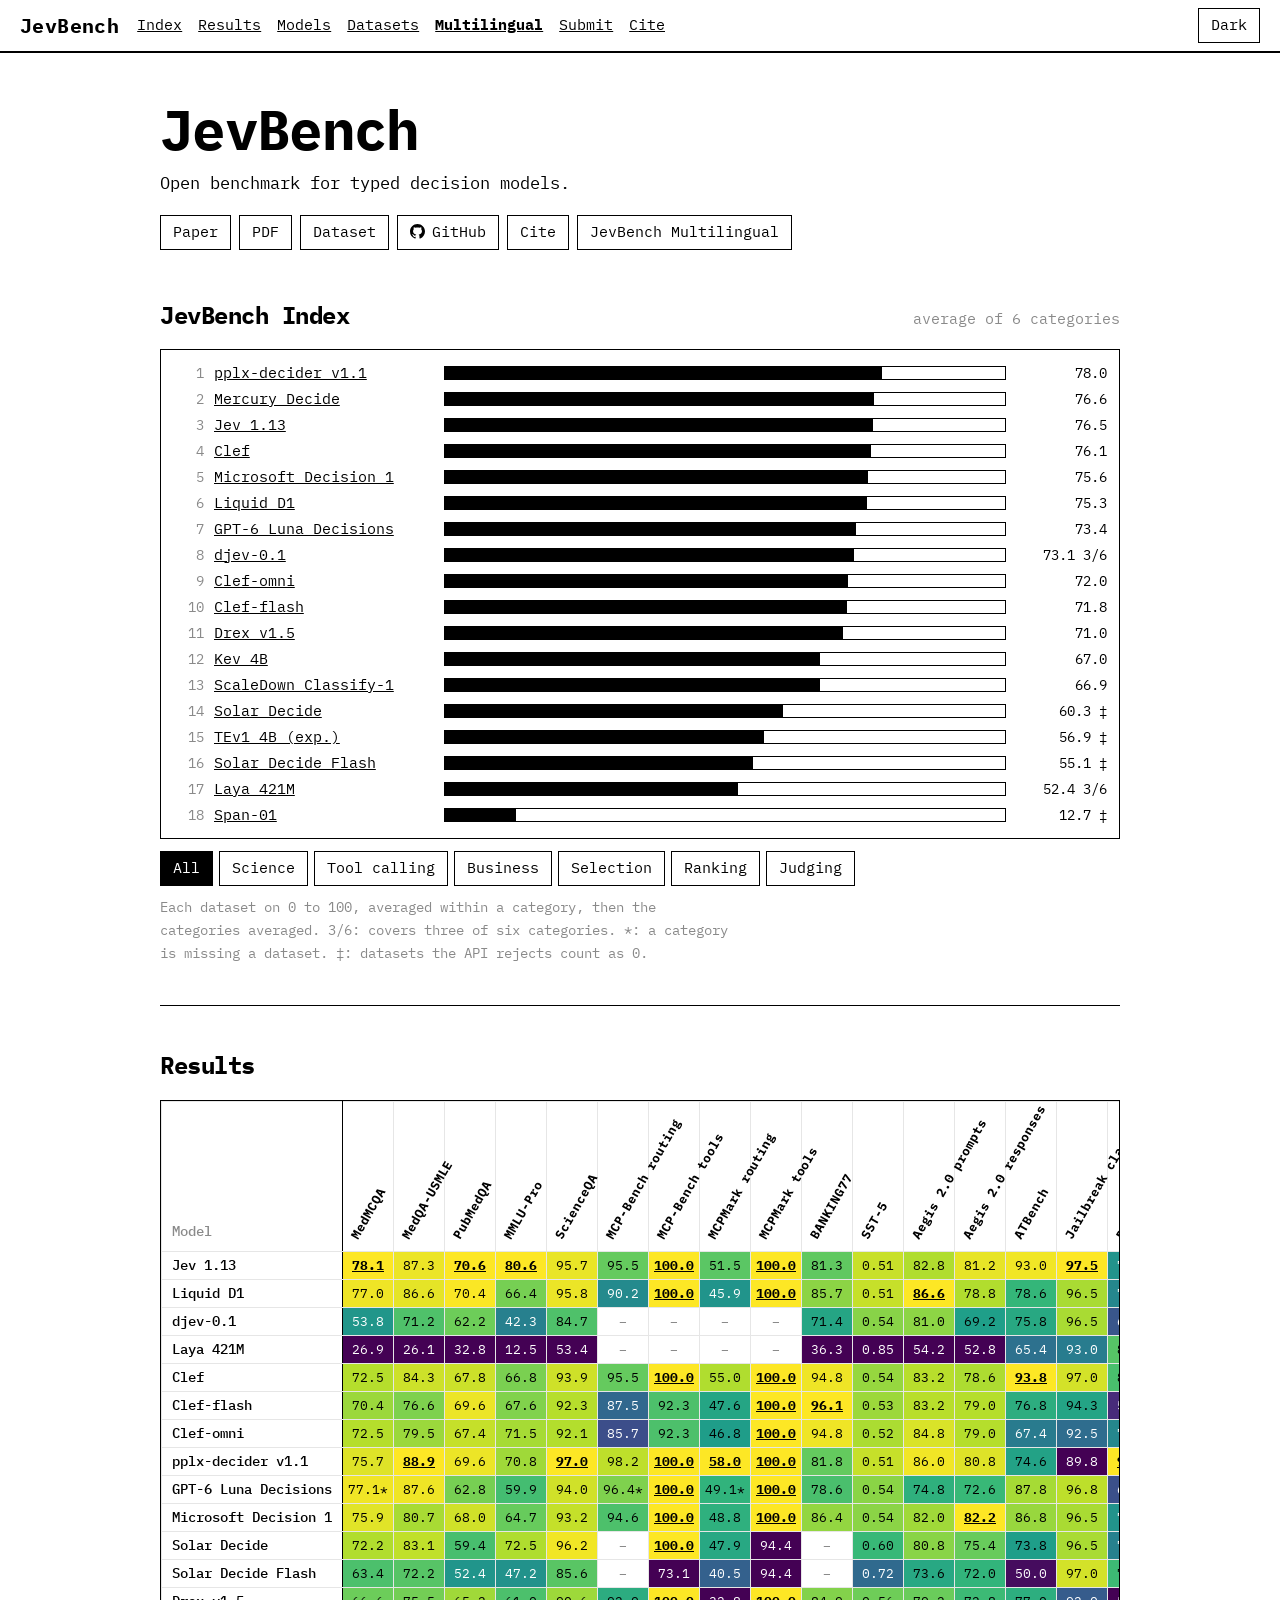
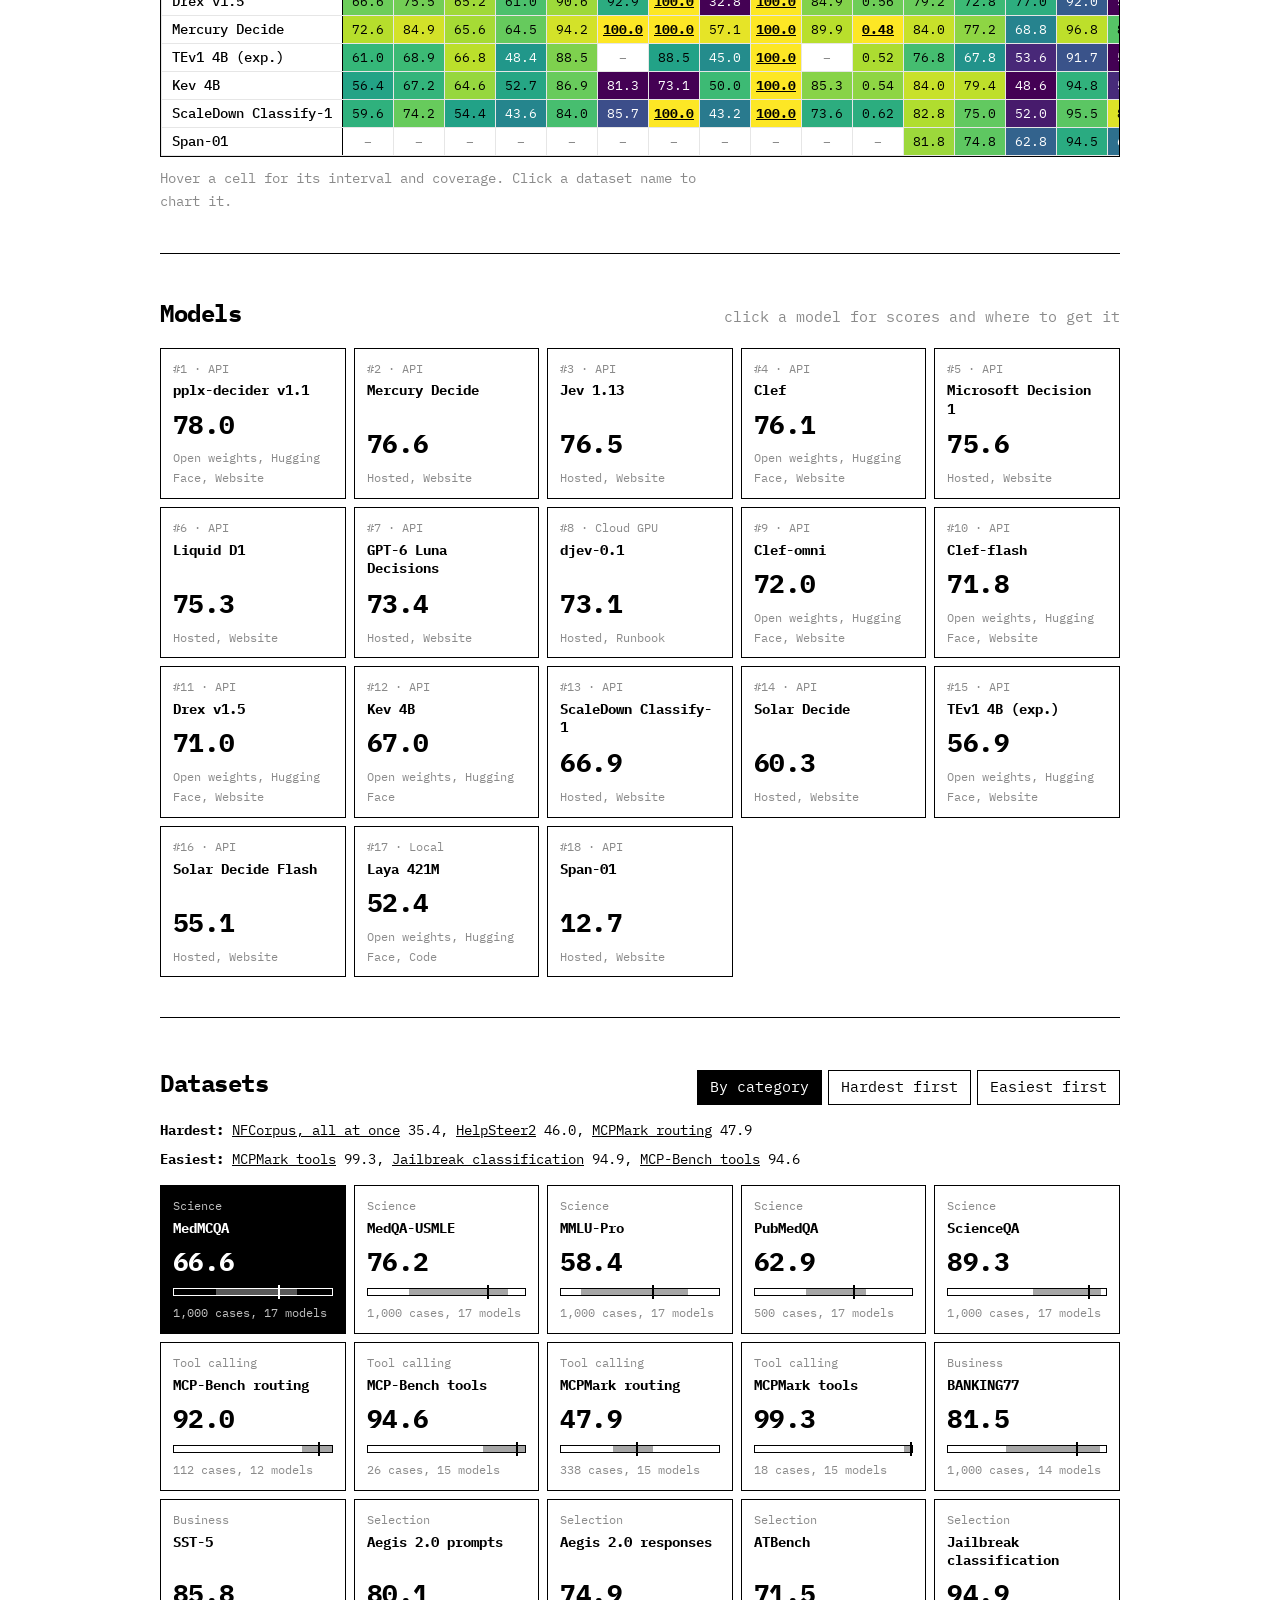
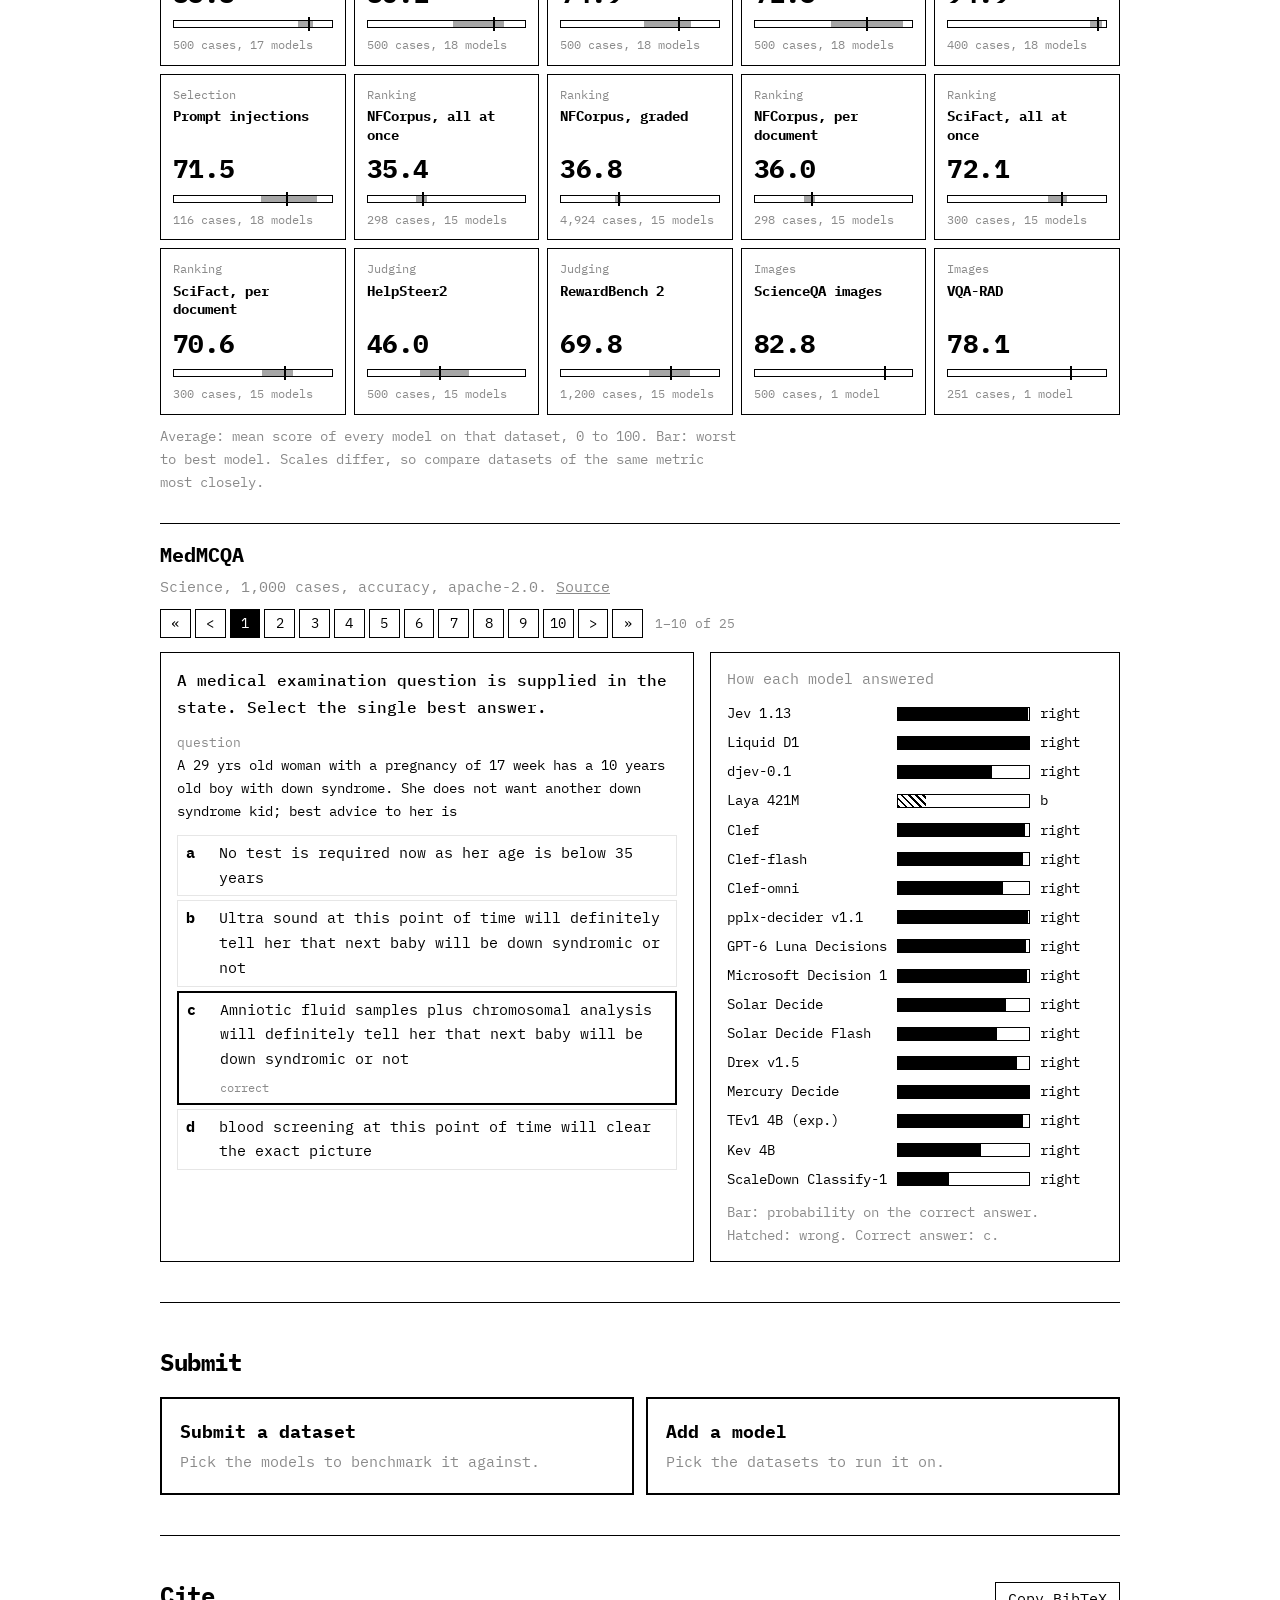
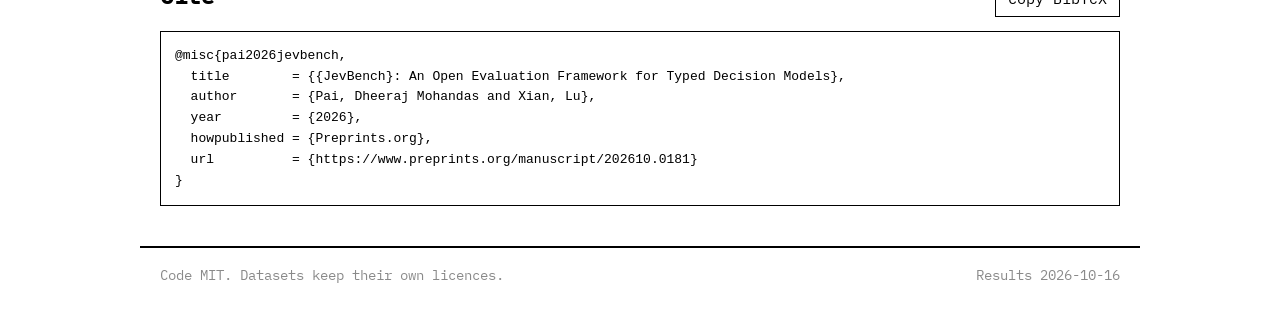
<file: site/index.html>
<!doctype html>
<html lang="en">
<head>
  <meta charset="utf-8">
  <meta name="viewport" content="width=device-width, initial-scale=1">
  <title>JevBench</title>
  <meta name="description" content="Open benchmark for typed decision models: results, datasets and examples.">
  <!-- Link previews (iMessage, X, LinkedIn, Slack, Discord). Images need an absolute URL.
       Regenerate og.png with jev_bench/scripts/32_share_image.sh after results change. -->
  <meta property="og:type" content="website">
  <meta property="og:site_name" content="JevBench">
  <meta property="og:title" content="JevBench: open benchmark for typed decision models">
  <meta property="og:description" content="18 decision models scored on 25 datasets. Index, heatmap and real examples with every model's answer.">
  <meta property="og:url" content="https://leanmcp.github.io/jevbench/">
  <meta property="og:image" content="https://leanmcp.github.io/jevbench/og.png">
  <meta property="og:image:width" content="2400">
  <meta property="og:image:height" content="1260">
  <meta property="og:image:alt" content="The JevBench Index: 17 decision models ranked from pplx-decider v1.1 at 78.0 down.">
  <meta name="twitter:card" content="summary_large_image">
  <meta name="twitter:image" content="https://leanmcp.github.io/jevbench/og.png">
  <link rel="icon" href="logo.svg">
  <script>
    // Set the theme before first paint so the page never flashes the wrong one.
    try { const t = localStorage.getItem("jevbench-theme"); if (t) document.documentElement.dataset.theme = t; } catch (e) {}
  </script>
  <link rel="preconnect" href="https://fonts.googleapis.com">
  <link rel="preconnect" href="https://fonts.gstatic.com" crossorigin>
  <link href="https://fonts.googleapis.com/css2?family=IBM+Plex+Mono:wght@400;500;700&display=swap" rel="stylesheet">
  <link rel="stylesheet" href="style.css">
  <script src="_p/map.js"></script>
  <script src="analytics.js"></script>
</head>
<body>
  <header class="bar">
    <a class="word" href="#top">JevBench</a>
    <nav aria-label="Sections">
      <a href="#index">Index</a>
      <a href="#results">Results</a>
      <a href="#models">Models</a>
      <a href="#datasets">Datasets</a>
      <a href="multilingual.html"><b>Multilingual</b></a>
      <a href="#submit">Submit</a>
      <a href="#cite">Cite</a>
    </nav>
    <button class="btn" id="theme" type="button" aria-label="Switch colour theme">Dark</button>
  </header>

  <main id="top">
    <section class="intro">
      <h1>JevBench</h1>
      <p>Open benchmark for typed decision models.</p>
      <p class="links">
        <a class="btn" id="paper-link" href="#">Paper</a>
        <a class="btn" id="pdf-link" href="#">PDF</a>
        <a class="btn" id="dataset-link" href="#">Dataset</a>
        <a class="btn" id="github-link" href="#"><svg class="ico" viewBox="0 0 16 16" aria-hidden="true" focusable="false"><path d="M6.766 11.328c-2.063-.25-3.516-1.734-3.516-3.656 0-.781.281-1.625.75-2.188-.203-.515-.172-1.609.063-2.062.625-.078 1.468.25 1.968.703.594-.187 1.219-.281 1.985-.281.765 0 1.39.094 1.953.265.484-.437 1.344-.765 1.969-.687.218.422.25 1.515.046 2.047.5.593.766 1.39.766 2.203 0 1.922-1.453 3.375-3.547 3.64.531.344.89 1.094.89 1.954v1.625c0 .468.391.734.86.547C13.781 14.359 16 11.53 16 8.030 16 3.61 12.406 0 7.984 0 3.563 0 0 3.610 0 8.031a7.880 7.880 0 0 0 5.172 7.422c.422.156.828-.125.828-.547v-1.250c-.219.094-.5.156-.75.156-1.031 0-1.640-.562-2.078-1.609-.172-.422-.360-.672-.719-.719-.187-.015-.25-.093-.25-.187 0-.188.313-.328.625-.328.453 0 .844.281 1.25.860.313.452.640.655 1.031.655s.641-.140 1-.5c.266-.265.470-.5.657-.656"/></svg>GitHub</a>
        <a class="btn" href="#cite">Cite</a>
        <a class="btn" href="multilingual.html">JevBench Multilingual</a>
      </p>
    </section>

    <section id="index">
      <div class="head">
        <h2 id="chart-title">JevBench Index</h2>
        <span class="sub" id="chart-sub"></span>
      </div>
      <div class="chart" id="chart" role="list"></div>
      <div class="cats" id="cats" role="group" aria-label="Category"></div>
      <div class="subs" id="subs" role="group" aria-label="Dataset"></div>
      <p class="small" id="chart-note"></p>
    </section>

    <hr>

    <section id="results">
      <div class="head"><h2>Results</h2><span class="sub" id="results-sub"></span></div>
      <div class="scroll"><table class="grid" id="grid"></table></div>
      <p class="small">Hover a cell for its interval and coverage. Click a dataset name to chart it.</p>
    </section>

    <hr>

    <section id="models">
      <div class="head"><h2>Models</h2><span class="sub">click a model for scores and where to get it</span></div>
      <div class="cards" id="model-cards" role="list"></div>
    </section>

    <hr>

    <section id="datasets">
      <div class="head">
        <h2>Datasets</h2>
        <div class="cats" id="ds-sort" role="group" aria-label="Sort datasets"></div>
      </div>
      <p class="extremes" id="ds-extremes"></p>
      <div class="cards" id="ds-cards" role="list"></div>
      <p class="small">Average: mean score of every model on that dataset, 0 to 100. Bar: worst to best model. Scales differ, so compare datasets of the same metric most closely.</p>
      <div class="ds-head" id="ds-head"></div>
      <p class="meta" id="ds-meta"></p>
      <div class="steps" id="steps" role="group" aria-label="Example"></div>
      <div class="example" id="example"></div>
    </section>

    <hr>

    <section id="submit">
      <h2>Submit</h2>
      <div class="two">
        <a class="box" id="submit-dataset" href="#"><b>Submit a dataset</b><span>Pick the models to benchmark it against.</span></a>
        <a class="box" id="submit-model" href="#"><b>Add a model</b><span>Pick the datasets to run it on.</span></a>
      </div>
    </section>

    <hr>

    <section id="cite">
      <div class="head"><h2>Cite</h2><button class="btn" id="copy-cite" type="button">Copy BibTeX</button></div>
      <pre id="bib"></pre>
    </section>
  </main>

  <footer class="foot">
    <span>Code MIT. Datasets keep their own licences.</span>
    <span id="generated"></span>
  </footer>

  <div class="backdrop" id="backdrop" hidden></div>
  <aside class="drawer" id="drawer" role="dialog" aria-modal="true" aria-labelledby="drawer-title" hidden></aside>
  <div class="tip" id="tip" role="tooltip" hidden></div>
  <script src="data.js"></script>
  <script src="app.js"></script>
</body>
</html>
</file>
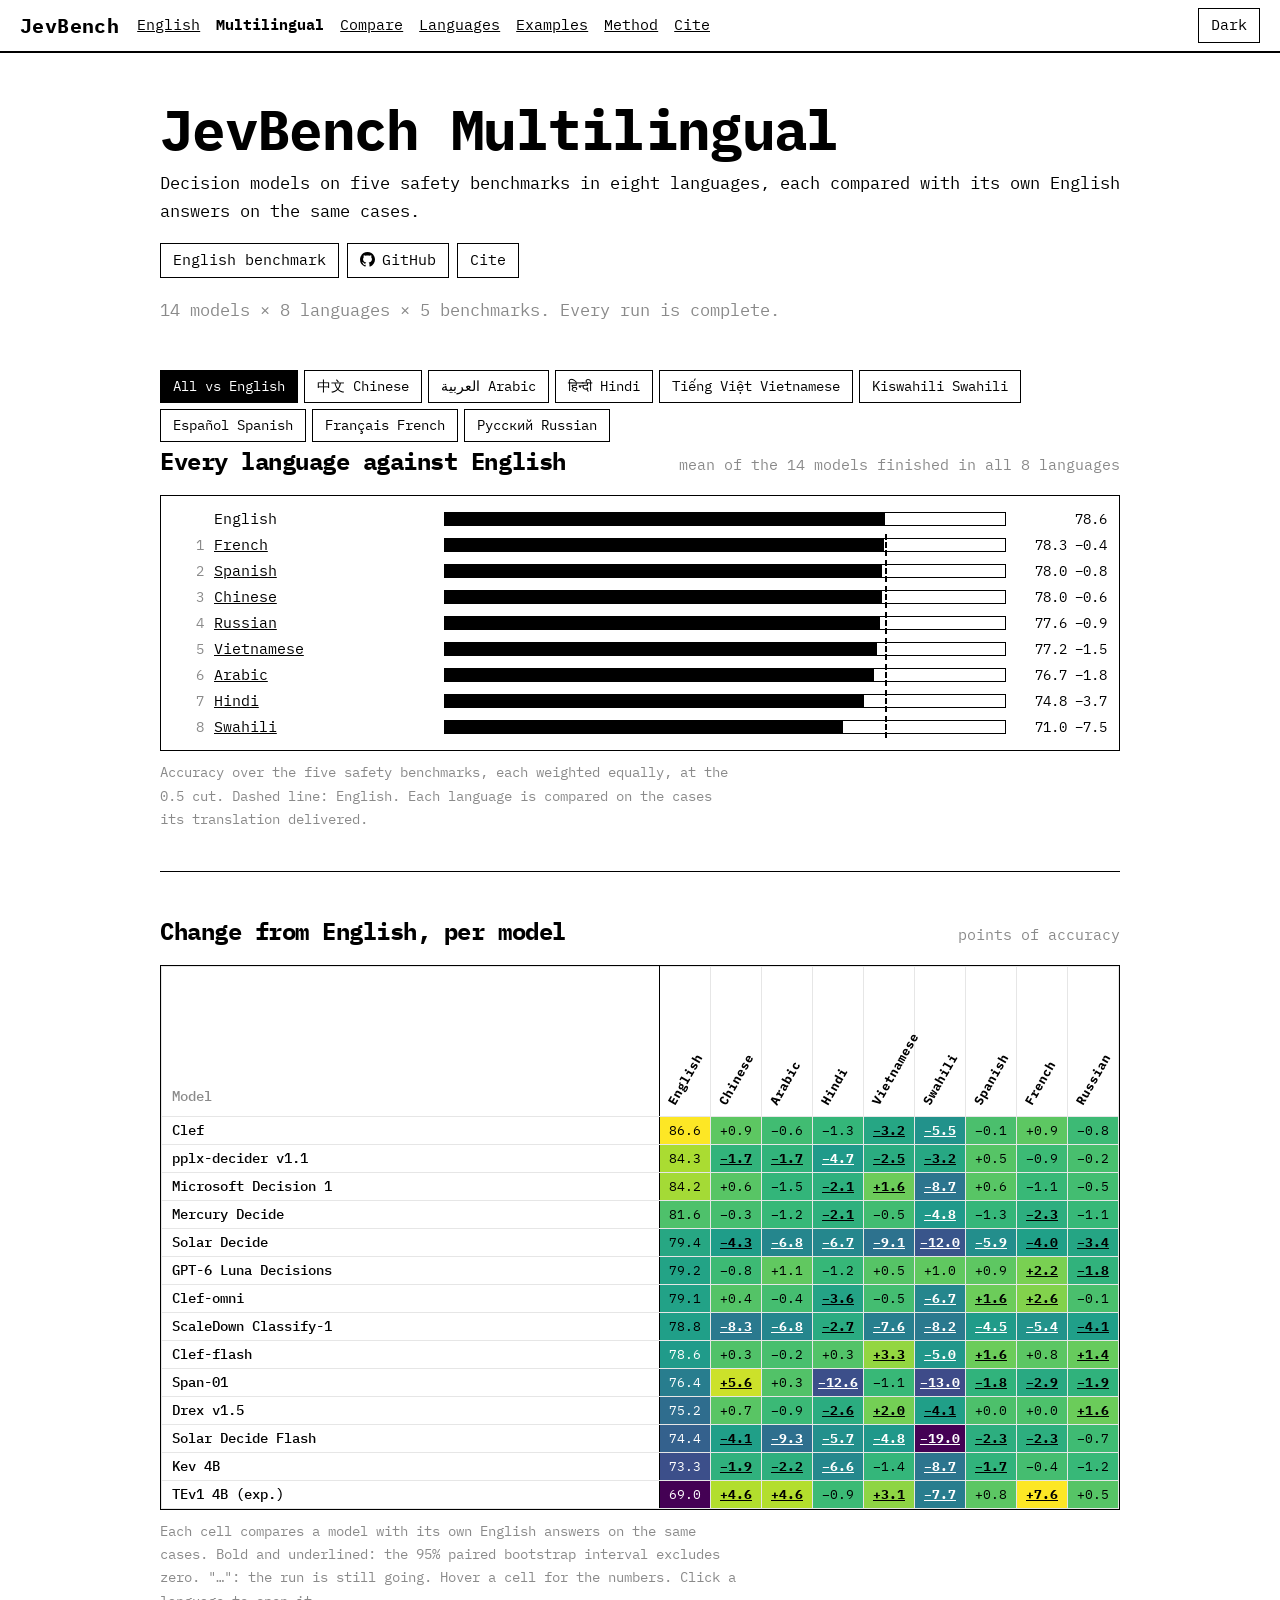
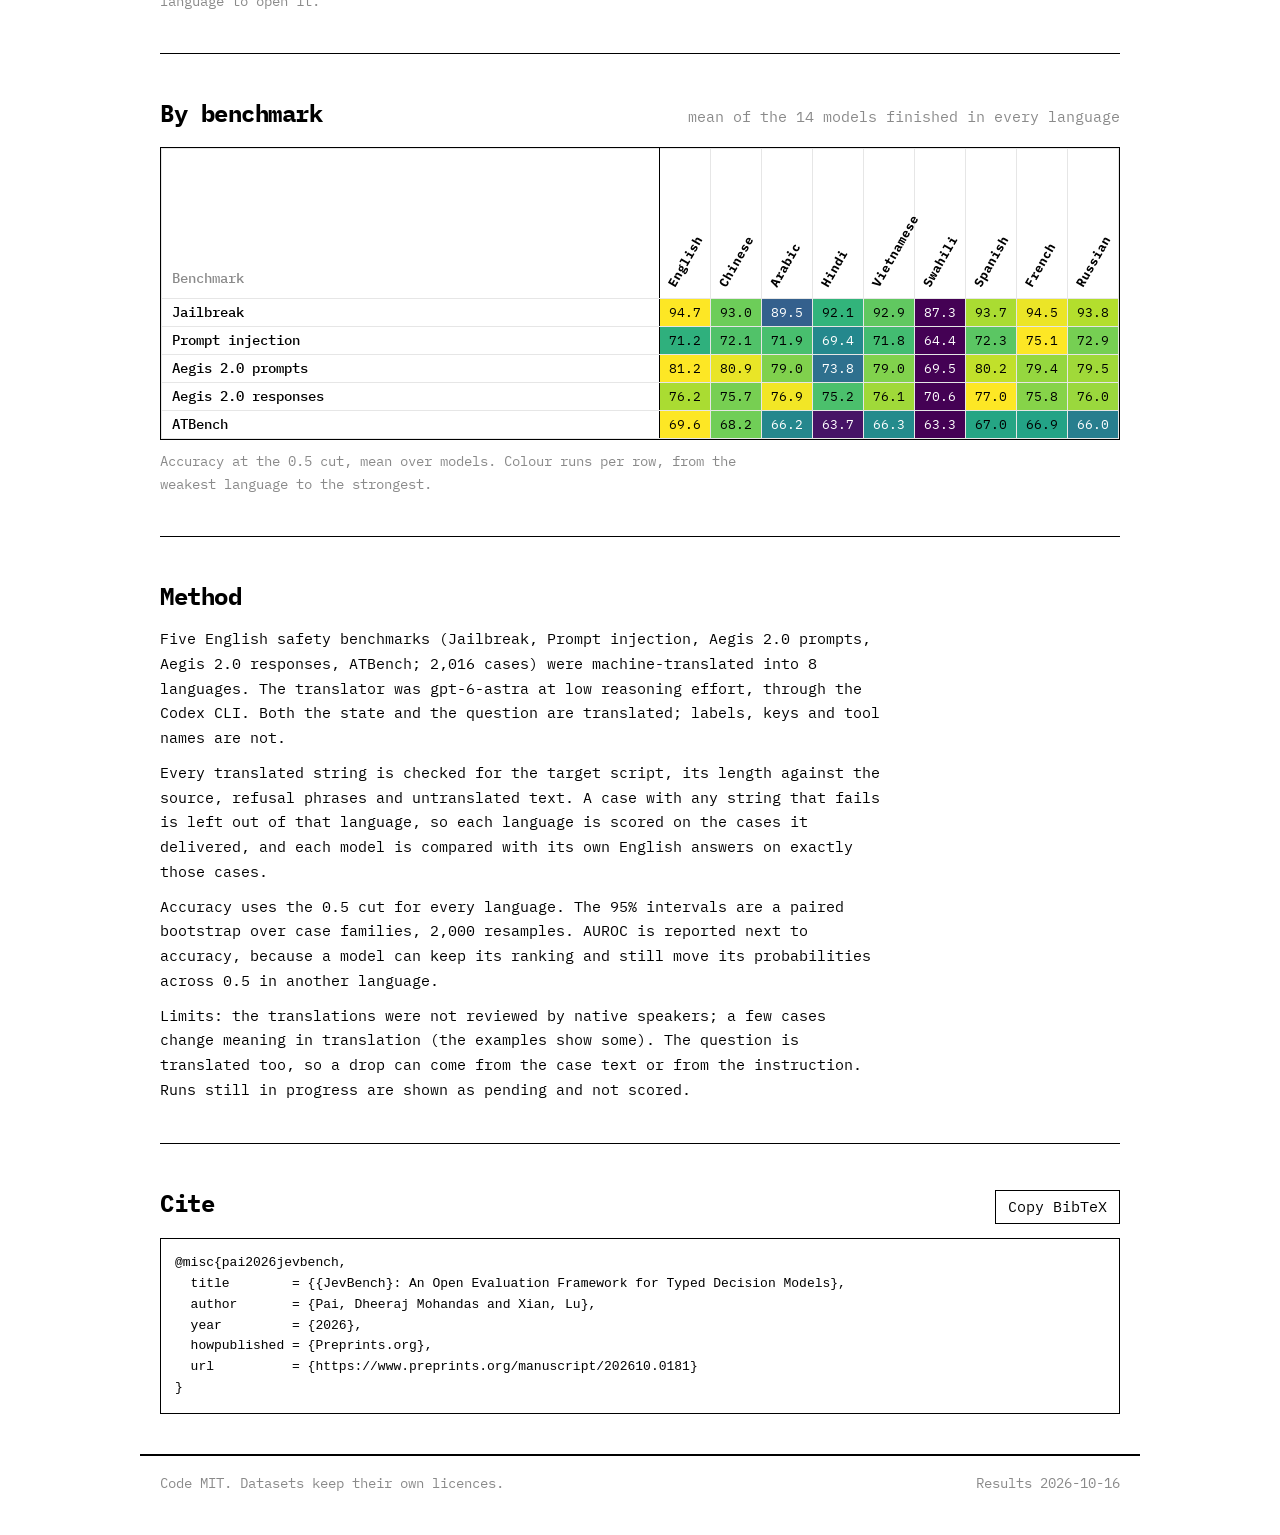
<file: site/multilingual.html>
<!doctype html>
<html lang="en">
<head>
  <meta charset="utf-8">
  <meta name="viewport" content="width=device-width, initial-scale=1">
  <title>JevBench Multilingual</title>
  <meta name="description" content="Decision models on five safety benchmarks translated into eight languages, compared with English on the same cases.">
  <meta property="og:type" content="website">
  <meta property="og:site_name" content="JevBench">
  <meta property="og:title" content="JevBench Multilingual: decision models in eight languages">
  <meta property="og:description" content="14 decision models, 5 safety benchmarks, 8 languages. Every model compared with its own English answers on the same cases.">
  <meta property="og:url" content="https://leanmcp.github.io/jevbench/multilingual.html">
  <meta property="og:image" content="https://leanmcp.github.io/jevbench/og.png">
  <meta name="twitter:card" content="summary_large_image">
  <meta name="twitter:image" content="https://leanmcp.github.io/jevbench/og.png">
  <link rel="icon" href="logo.svg">
  <script>
    // Set the theme before first paint so the page never flashes the wrong one.
    try { const t = localStorage.getItem("jevbench-theme"); if (t) document.documentElement.dataset.theme = t; } catch (e) {}
  </script>
  <link rel="preconnect" href="https://fonts.googleapis.com">
  <link rel="preconnect" href="https://fonts.gstatic.com" crossorigin>
  <link href="https://fonts.googleapis.com/css2?family=IBM+Plex+Mono:wght@400;500;700&display=swap" rel="stylesheet">
  <link rel="stylesheet" href="style.css">
  <script src="_p/map.js"></script>
  <script src="analytics.js"></script>
</head>
<body>
  <header class="bar">
    <a class="word" href="index.html">JevBench</a>
    <nav aria-label="Sections">
      <a href="index.html">English</a>
      <a href="#top" aria-current="page"><b>Multilingual</b></a>
      <a href="#compare">Compare</a>
      <a href="#language">Languages</a>
      <a href="#examples">Examples</a>
      <a href="#method">Method</a>
      <a href="#cite">Cite</a>
    </nav>
    <button class="btn" id="theme" type="button" aria-label="Switch colour theme">Dark</button>
  </header>

  <main id="top">
    <section class="intro">
      <h1>JevBench Multilingual</h1>
      <p>Decision models on five safety benchmarks in eight languages, each compared with its own English answers on the same cases.</p>
      <p class="links">
        <a class="btn" href="index.html">English benchmark</a>
        <a class="btn" id="github-link" href="https://github.com/Leanmcp/jevbench" target="_blank" rel="noopener"><svg class="ico" viewBox="0 0 16 16" aria-hidden="true" focusable="false"><path d="M6.766 11.328c-2.063-.25-3.516-1.734-3.516-3.656 0-.781.281-1.625.75-2.188-.203-.515-.172-1.609.063-2.062.625-.078 1.468.25 1.968.703.594-.187 1.219-.281 1.985-.281.765 0 1.39.094 1.953.265.484-.437 1.344-.765 1.969-.687.218.422.25 1.515.046 2.047.5.593.766 1.39.766 2.203 0 1.922-1.453 3.375-3.547 3.64.531.344.89 1.094.89 1.954v1.625c0 .468.391.734.86.547C13.781 14.359 16 11.53 16 8.030 16 3.61 12.406 0 7.984 0 3.563 0 0 3.610 0 8.031a7.880 7.880 0 0 0 5.172 7.422c.422.156.828-.125.828-.547v-1.250c-.219.094-.5.156-.75.156-1.031 0-1.640-.562-2.078-1.609-.172-.422-.360-.672-.719-.719-.187-.015-.25-.093-.25-.187 0-.188.313-.328.625-.328.453 0 .844.281 1.25.860.313.452.640.655 1.031.655s.641-.140 1-.5c.266-.265.470-.5.657-.656"/></svg>GitHub</a>
        <a class="btn" href="#cite">Cite</a>
      </p>
      <p class="small" id="status"></p>
    </section>

    <section id="tabs-wrap">
      <div class="cats tabs" id="tabs" role="tablist" aria-label="Language"></div>
    </section>

    <!-- Compare: every language against English -->
    <div id="view-compare">
      <section id="compare">
        <div class="head"><h2>Every language against English</h2><span class="sub" id="compare-sub"></span></div>
        <div class="chart" id="lang-chart" role="list"></div>
        <p class="small" id="lang-chart-note"></p>
      </section>

      <hr>

      <section id="delta">
        <div class="head"><h2>Change from English, per model</h2><span class="sub">points of accuracy</span></div>
        <div class="scroll"><table class="grid" id="delta-grid"></table></div>
        <p class="small">Each cell compares a model with its own English answers on the same cases. Bold and underlined: the 95% paired bootstrap interval excludes zero. "…": the run is still going. Hover a cell for the numbers. Click a language to open it.</p>
      </section>

      <hr>

      <section id="by-benchmark">
        <div class="head"><h2>By benchmark</h2><span class="sub" id="bench-sub"></span></div>
        <div class="scroll"><table class="grid" id="bench-grid"></table></div>
        <p class="small">Accuracy at the 0.5 cut, mean over models. Colour runs per row, from the weakest language to the strongest.</p>
      </section>
    </div>

    <!-- One language -->
    <div id="view-language" hidden>
      <section id="language">
        <div class="head"><h2 id="lang-title"></h2><span class="sub" id="lang-sub"></span></div>
        <p class="meta" id="lang-meta"></p>
        <div class="chart" id="model-chart" role="list"></div>
        <p class="small">Bar: accuracy in this language. Dashed line: the same model in English, on the same cases. Value: accuracy, then the change from English.</p>
      </section>

      <hr>

      <section id="lang-grid-sec">
        <div class="head"><h2>Per benchmark</h2><span class="sub" id="lang-grid-sub"></span></div>
        <div class="scroll"><table class="grid" id="lang-grid"></table></div>
        <p class="small">Accuracy in this language. Hover a cell for English, the change, AUROC and how often the model said yes. A drop with an unchanged AUROC is a moved threshold, not lost skill.</p>
      </section>

      <hr>

      <section id="examples">
        <div class="head"><h2>Examples</h2><div class="cats" id="ex-dir" role="group" aria-label="Direction"></div></div>
        <p class="small" id="ex-note"></p>
        <div class="steps" id="ex-steps" role="group" aria-label="Example"></div>
        <div class="example" id="ex-body"></div>
      </section>
    </div>

    <hr>

    <section id="method">
      <h2>Method</h2>
      <div class="method" id="method-body"></div>
    </section>

    <hr>

    <section id="cite">
      <div class="head"><h2>Cite</h2><button class="btn" id="copy-cite" type="button">Copy BibTeX</button></div>
      <pre id="bib"></pre>
    </section>
  </main>

  <footer class="foot">
    <span>Code MIT. Datasets keep their own licences.</span>
    <span id="generated"></span>
  </footer>

  <div class="tip" id="tip" role="tooltip" hidden></div>
  <script src="multilingual-data.js"></script>
  <script src="multilingual.js"></script>
</body>
</html>
</file>
<file: site/style.css>
/* Two colours, square corners, system type. Light by default, dark on request. */
:root {
  --bg: #ffffff;
  --fg: #000000;
  --dim: #8a8a8a;
  --faint: #e6e6e6;
  color-scheme: light;
}
@media (prefers-color-scheme: dark) {
  :root:not([data-theme="light"]) { --bg: #000000; --fg: #ffffff; --dim: #8a8a8a; --faint: #262626; color-scheme: dark; }
}
:root[data-theme="dark"] { --bg: #000000; --fg: #ffffff; --dim: #8a8a8a; --faint: #262626; color-scheme: dark; }

* { box-sizing: border-box; border-radius: 0 !important; }
html { scroll-padding-top: 56px; }
body {
  margin: 0;
  background: var(--bg);
  color: var(--fg);
  font: 15px/1.65 "IBM Plex Mono", ui-monospace, "SF Mono", Menlo, Consolas, monospace;
}
a { color: var(--fg); }
:focus-visible { outline: 2px solid var(--fg); outline-offset: 2px; }
.sr { position: absolute; width: 1px; height: 1px; overflow: hidden; clip: rect(0 0 0 0); }
hr { border: 0; border-top: 1px solid var(--fg); margin: 40px 0; }

/* top bar */
.bar {
  position: sticky; top: 0; z-index: 10;
  display: flex; align-items: center; gap: 18px;
  padding: 8px 20px; background: var(--bg); border-bottom: 2px solid var(--fg);
}
.word { font-weight: 700; font-size: 20px; text-decoration: none; letter-spacing: .02em; }
.bar nav { display: flex; gap: 16px; margin-right: auto; overflow-x: auto; }
.bar nav a { white-space: nowrap; }

/* buttons: a box that inverts */
.btn {
  display: inline-block; padding: 4px 12px; border: 1px solid var(--fg);
  background: var(--bg); color: var(--fg); font: inherit; font-size: 15px;
  text-decoration: none; cursor: pointer;
}
.btn:hover, .btn[aria-pressed="true"] { background: var(--fg); color: var(--bg); }
/* preview tint only while not hovered, so hover always shows solid inverted text */
.btn.peek:not(:hover) { background: var(--faint); color: var(--fg); }

main { max-width: 1000px; margin: 0 auto; padding: 0 20px; }
.intro { padding: 48px 0 28px; }
h1 { font-size: 56px; line-height: 1; margin: 0 0 12px; font-weight: 700; letter-spacing: -.03em; }
.intro p { margin: 0 0 18px; font-size: 17px; }
.links { display: flex; flex-wrap: wrap; gap: 8px; }
h2 { font-size: 24px; margin: 0; font-weight: 700; letter-spacing: -.02em; }
.head { display: flex; flex-wrap: wrap; align-items: baseline; justify-content: space-between; gap: 8px 16px; margin-bottom: 14px; }
.sub, .small, .meta { color: var(--dim); }
.small { font-size: 14px; margin: 10px 0 0; max-width: 72ch; }

/* the chart */
.chart { border: 1px solid var(--fg); padding: 10px 12px; font-size: 14px; }
.row {
  display: grid; grid-template-columns: 2.2em minmax(110px, 220px) 1fr 6.5em; gap: 10px;
  align-items: center; height: 26px; transition: transform .35s ease, opacity .2s;
}
.row .rk { color: var(--dim); text-align: right; }
.row .nm { white-space: nowrap; overflow: hidden; text-overflow: ellipsis; font-size: 15px; }
.track { position: relative; height: 14px; border: 1px solid var(--fg); }
.fill { position: absolute; inset: 0 auto 0 0; background: var(--fg); transition: width .35s ease; }
.mark { position: absolute; top: -5px; bottom: -5px; width: 0; border-left: 2px dashed var(--fg); }
.row .val { text-align: right; }
.row.none { opacity: .35; }
.row.none .track { border-style: dotted; }

/* categories under the chart */
.cats, .subs { display: flex; flex-wrap: wrap; gap: 6px; margin-top: 12px; }
.subs:empty { display: none; }
.subs { padding-left: 14px; border-left: 2px solid var(--fg); }
.subs .btn { font-size: 14px; padding: 2px 10px; }

/* results grid */
.scroll { overflow-x: auto; border: 1px solid var(--fg); }
.grid { border-collapse: collapse; font-size: 13px; min-width: 100%; }
.grid th, .grid td { border: 1px solid var(--faint); padding: 0; }
.grid thead th { height: 150px; vertical-align: bottom; background: var(--bg); position: relative; }
.grid .rowhead { position: sticky; left: 0; background: var(--bg); text-align: left; padding: 0 10px; white-space: nowrap; font-size: 14px; font-weight: 500; border-right: 1px solid var(--fg); z-index: 1; }
.grid thead .rowhead { z-index: 300; vertical-align: bottom; padding-bottom: 8px; color: var(--dim); }
.colbtn { all: unset; cursor: pointer; display: block; width: 50px; height: 146px; position: relative; }
.colbtn span { position: absolute; left: 20px; bottom: 8px; transform: rotate(-60deg); transform-origin: left bottom; white-space: nowrap; font-size: 12.5px; }
.colbtn:hover span, .colbtn[aria-pressed="true"] span { text-decoration: underline; }
.cell {
  width: 50px; height: 28px; text-align: center; font-size: 12.5px;
  background: var(--heat, var(--bg)); color: #000; transition: opacity .15s;
}
/* viridis: the dark end needs white text, whatever the page theme */
.cell.inv { color: #fff; }
.cell.best { font-weight: 700; text-decoration: underline; }
.cell.empty { background: var(--bg); color: var(--dim); }
/* outside the selection: lighter, never gone; titles stay readable */
.grid td.off { filter: grayscale(1); opacity: .55; }
/* on black, fading toward the background turns colour to mud; grey it out at full brightness instead */
:root[data-theme="dark"] .grid td.off { opacity: .8; }
@media (prefers-color-scheme: dark) { :root:not([data-theme="light"]) .grid td.off { opacity: .8; } }
.grid th.on .colbtn span { font-weight: 700; }

/* explorer */
select { font-size: 14px; padding: 4px 8px; border: 1px solid var(--fg); background: var(--bg); color: var(--fg); max-width: 80vw; }
.meta { margin: 0 0 10px; font-size: 15px; }
.meta a { color: var(--dim); }
.steps { display: flex; flex-wrap: wrap; gap: 4px; margin-bottom: 14px; }
.steps .btn { min-width: 2.2em; text-align: center; padding: 2px 6px; font-size: 14px; }
.example { display: grid; grid-template-columns: minmax(0, 1.3fr) minmax(0, 1fr); gap: 16px; }
.panel { border: 1px solid var(--fg); padding: 14px 16px; min-width: 0; }
.panel h3 { font-size: 15px; margin: 0 0 10px; font-weight: 400; color: var(--dim); }
.q { font-size: 16px; font-weight: 500; margin: 0 0 12px; }
.kv .k { font-size: 13px; color: var(--dim); margin-top: 8px; }
.kv .v { white-space: pre-wrap; overflow-wrap: anywhere; max-height: 240px; overflow: auto; font-size: 14px; }
.veil { position: relative; }
.veil.hidden .v { filter: blur(6px); user-select: none; pointer-events: none; }
.veil .btn { position: absolute; top: 40%; left: 50%; transform: translate(-50%, -50%); z-index: 1; }
.veil:not(.hidden) .btn { display: none; }
.opts { list-style: none; margin: 12px 0 0; padding: 0; display: grid; gap: 4px; }
.opts li { display: grid; grid-template-columns: 1.8em 1fr; gap: 6px; padding: 5px 8px; border: 1px solid var(--faint); font-size: 15px; overflow-wrap: anywhere; }
.opts li.gold { border: 2px solid var(--fg); }
.opts li.gold::after { content: "correct"; grid-column: 2; font-size: 12px; color: var(--dim); }
.withheld { color: var(--dim); font-style: italic; }
img.ex { max-width: 100%; max-height: 300px; border: 1px solid var(--fg); margin-bottom: 10px; }
.answers { display: grid; grid-template-columns: minmax(90px, 160px) 1fr 4.5em; gap: 6px 10px; align-items: center; font-size: 14px; }
.answers .nm { white-space: nowrap; overflow: hidden; text-overflow: ellipsis; }
/* a wrong answer is hatched, so the distinction needs no colour */
.fill.wrong { background: repeating-linear-gradient(45deg, var(--fg) 0 2px, transparent 2px 5px); }
.half { position: absolute; left: 50%; top: -4px; bottom: -4px; border-left: 1px solid var(--dim); }
.docs { list-style: none; margin: 0; padding: 0; display: grid; gap: 4px; max-height: 540px; overflow: auto; }
.docs li { display: grid; grid-template-columns: 3.2em 1fr 3.4em; gap: 8px; padding: 6px 8px; border: 1px solid var(--faint); font-size: 15px; }
.docs li.rel { border: 2px solid var(--fg); }
.docs .t { font-weight: 700; }
.docs .s { color: var(--dim); font-size: 14px; }
.docs .g, .docs .sc { font-size: 13px; }
.docs .sc { text-align: right; }

.two { display: grid; grid-template-columns: repeat(auto-fit, minmax(260px, 1fr)); gap: 12px; margin-top: 14px; }
.box { display: flex; flex-direction: column; gap: 4px; padding: 18px; border: 2px solid var(--fg); text-decoration: none; }
.box b { font-size: 18px; }
.box span { color: var(--dim); }
.box:hover { background: var(--fg); color: var(--bg); }
.box:hover span { color: var(--bg); }
pre { margin: 0; padding: 14px; border: 1px solid var(--fg); overflow-x: auto; font-size: 13px; line-height: 1.6; }
.foot { max-width: 1000px; margin: 40px auto 0; padding: 16px 20px 40px; display: flex; flex-wrap: wrap; justify-content: space-between; gap: 10px; border-top: 2px solid var(--fg); color: var(--dim); font-size: 14px; }

.tip { position: fixed; z-index: 2000; pointer-events: none; max-width: 280px; background: var(--fg); color: var(--bg); padding: 7px 10px; font-size: 13px; line-height: 1.5; }

@media (max-width: 760px) {
  h1 { font-size: 44px; }
  .row { grid-template-columns: 1.6em minmax(80px, 130px) 1fr 5em; }
  .example { grid-template-columns: 1fr; }
}
@media (prefers-reduced-motion: reduce) {
  .row, .fill, .cell { transition: none; }
}

/* dataset cards: pick one to explore; the number is the average across models */
.extremes { display: flex; flex-wrap: wrap; gap: 6px 28px; margin: 0 0 14px; font-size: 14px; }
.link { all: unset; cursor: pointer; text-decoration: underline; }
.link:focus-visible { outline: 2px solid var(--fg); }
.cards { display: grid; grid-template-columns: repeat(auto-fill, minmax(176px, 1fr)); gap: 8px; }
.card {
  all: unset; box-sizing: border-box; cursor: pointer; display: flex; flex-direction: column; gap: 3px;
  padding: 10px 12px; border: 1px solid var(--fg); background: var(--bg); color: var(--fg); min-height: 128px;
}
.card:hover { box-shadow: inset 0 0 0 1px var(--fg); }
.card:focus-visible { outline: 2px solid var(--fg); outline-offset: 2px; }
.card[aria-pressed="true"] { background: var(--fg); color: var(--bg); }
.card .cat, .card .foot2 { font-size: 12px; color: var(--dim); }
.card[aria-pressed="true"] .cat, .card[aria-pressed="true"] .foot2 { color: var(--bg); opacity: .75; }
.card .name { font-weight: 700; font-size: 14px; line-height: 1.3; }
.card .avg { font-size: 26px; font-weight: 700; margin-top: auto; letter-spacing: -.02em; }
.range { position: relative; height: 8px; border: 1px solid currentColor; margin: 2px 0 4px; }
.range .span { position: absolute; top: 0; bottom: 0; background: currentColor; opacity: .35; }
.range .mean { position: absolute; top: -4px; bottom: -4px; width: 2px; margin-left: -1px; background: currentColor; }
.ds-head { margin-top: 28px; border-top: 1px solid var(--fg); padding-top: 14px; }
.ds-head h3 { margin: 0 0 4px; font-size: 20px; }

/* model panel: opens from the right, closes on Esc, outside click or Close */
.backdrop { position: fixed; inset: 0; z-index: 1400; background: rgba(0, 0, 0, .45); }
.drawer {
  position: fixed; top: 0; right: 0; bottom: 0; z-index: 1500; width: min(440px, 100vw);
  overflow-y: auto; background: var(--bg); color: var(--fg); border-left: 3px solid var(--fg); padding: 18px 20px 28px;
}
.drawer[hidden], .backdrop[hidden] { display: none; }
body.locked { overflow: hidden; }
.drawer-top { display: flex; justify-content: space-between; align-items: flex-start; gap: 12px; margin-bottom: 8px; }
.drawer h2 { font-size: 22px; }
.drawer h3 { font-size: 14px; margin: 18px 0 6px; color: var(--dim); font-weight: 500; }
.drawer .links { display: flex; flex-wrap: wrap; gap: 6px; margin: 10px 0; }
.drawer .slug { display: flex; align-items: center; gap: 8px; margin: 8px 0 16px; }
.drawer code { border: 1px solid var(--fg); padding: 3px 8px; font-size: 13px; }
.drawer .big { margin: 6px 0 12px; }
.drawer .big > span:first-child { font-size: 40px; font-weight: 700; letter-spacing: -.02em; }
.drawer .answers { grid-template-columns: 7.5em 1fr 3.5em; }
.plain { list-style: none; margin: 0; padding: 0; display: grid; gap: 3px; font-size: 14px; }
.row button.nm { text-align: left; cursor: pointer; }
.row button.nm:hover, .grid .rowhead .link:hover { text-decoration: underline; }
.grid .rowhead .link { text-decoration: none; }
.steps .pos { align-self: center; margin-left: 8px; font-size: 13px; color: var(--dim); }
/* GitHub's mark (Primer Octicons mark-github), coloured with the text so it inverts on hover */
.btn .ico { width: 15px; height: 15px; fill: currentColor; vertical-align: -2px; margin-right: 7px; }

/* multilingual page: language tabs, the two texts of an example, method notes */
.tabs { margin-top: 0; }
.tabs .btn { font-size: 14px; }
.kv .lang-k { margin-top: 16px; padding-top: 10px; border-top: 1px solid var(--faint); }
#ex-body .answers { grid-template-columns: minmax(90px, 160px) 1fr 7.5em; }
.method p { max-width: 80ch; margin: 10px 0; }
.bar nav a[aria-current="page"] { text-decoration: none; }
</file>
